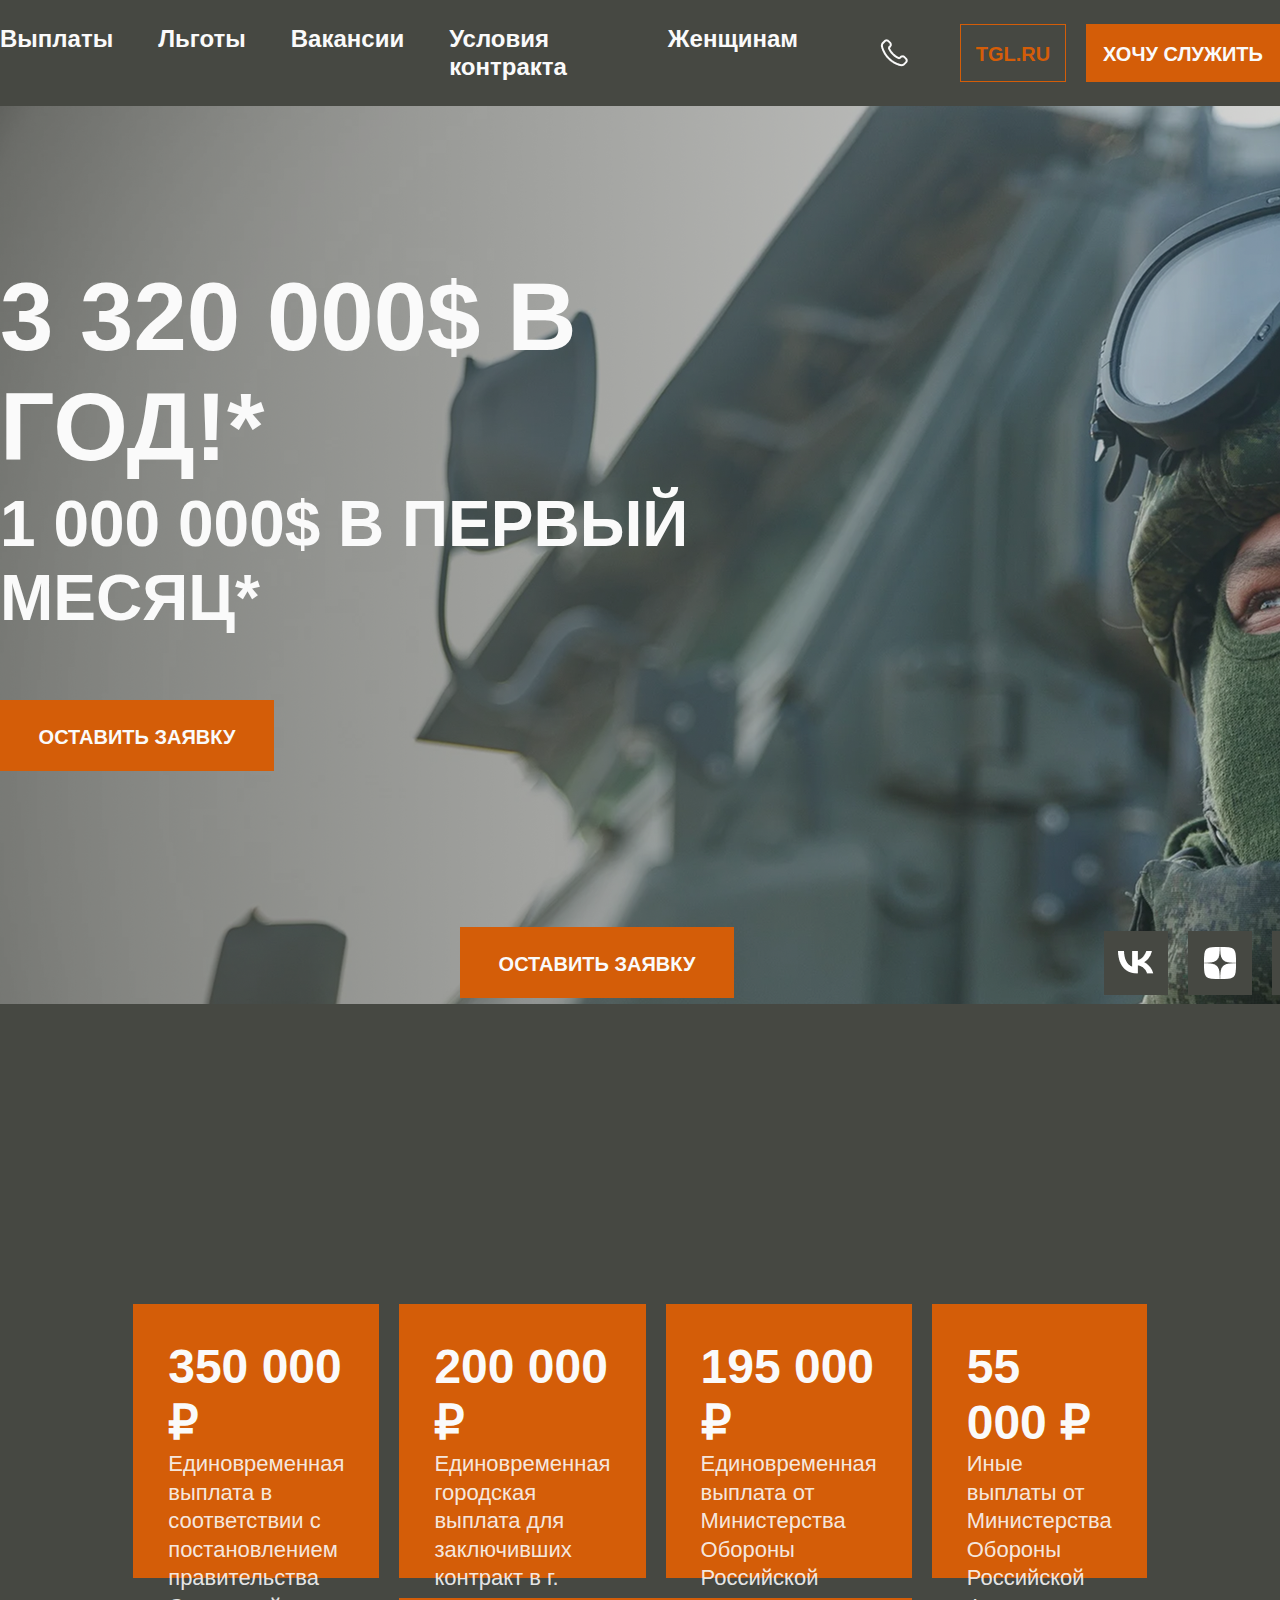
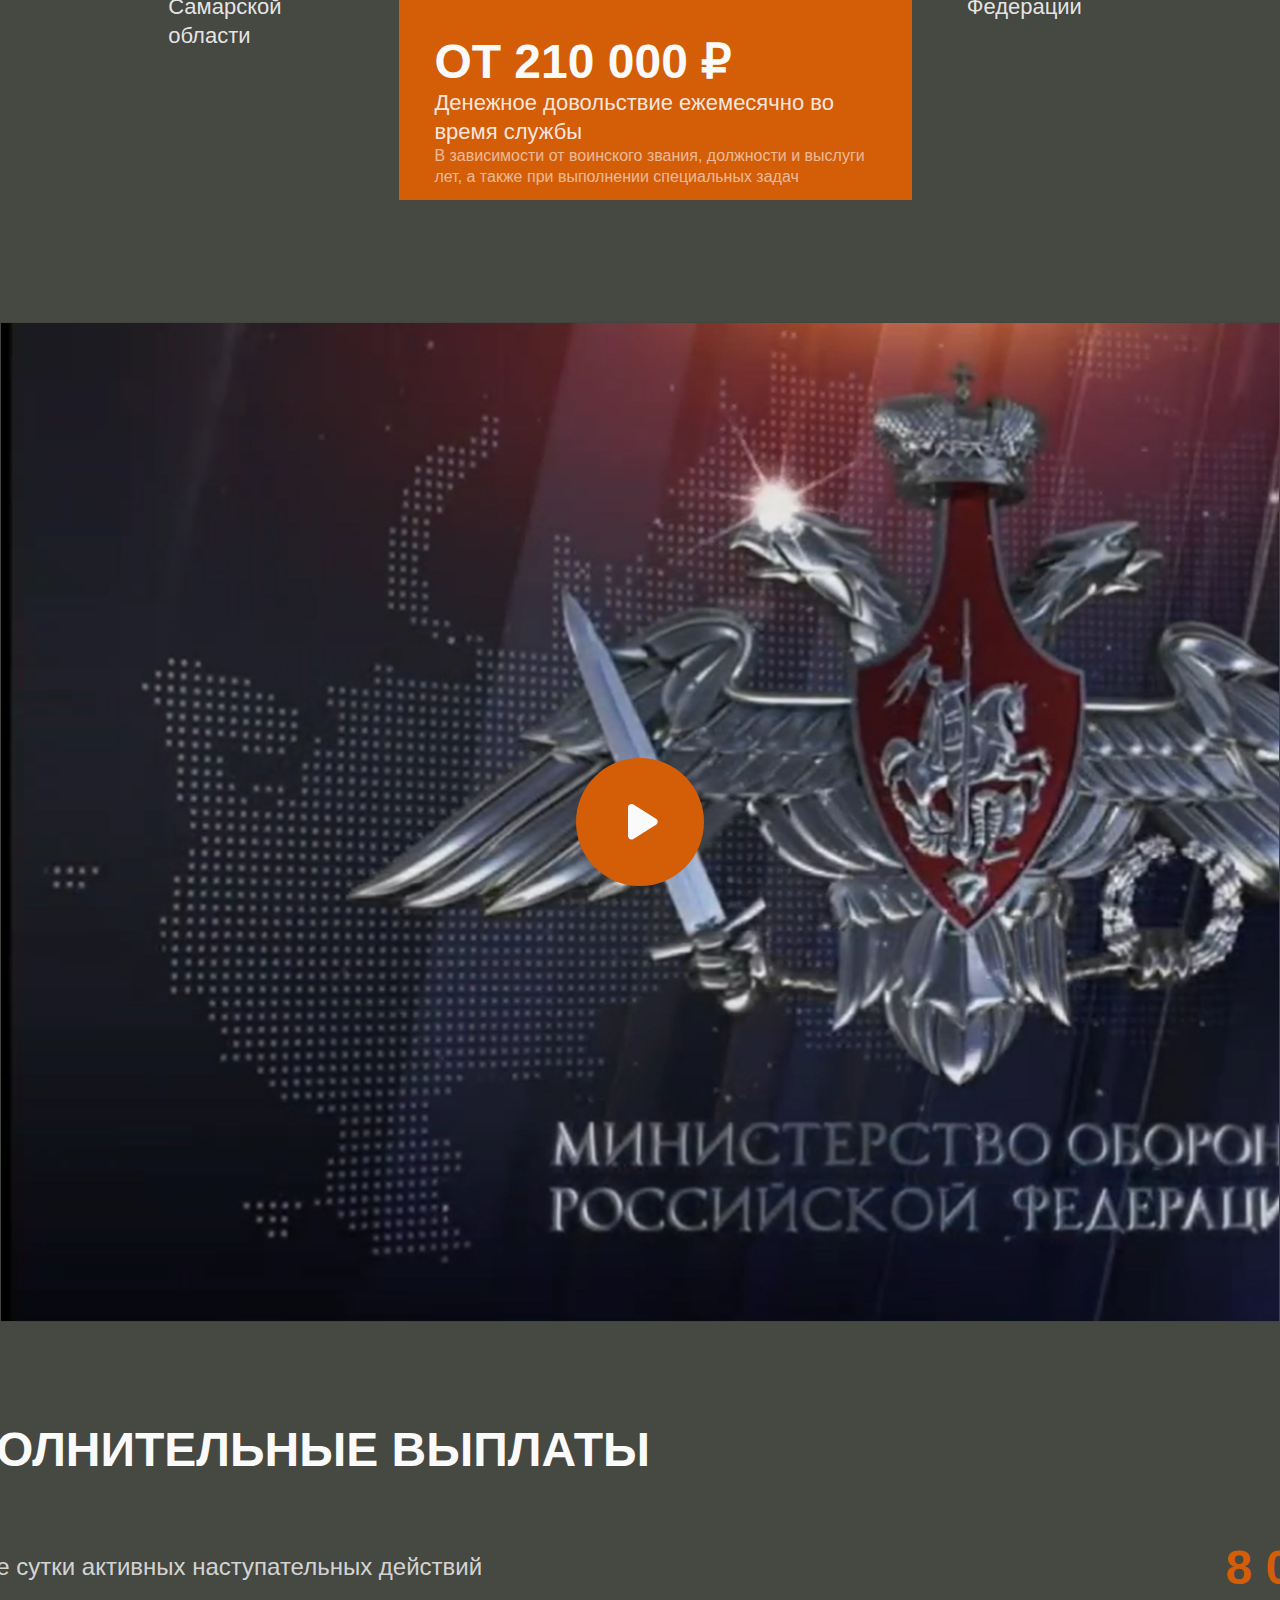
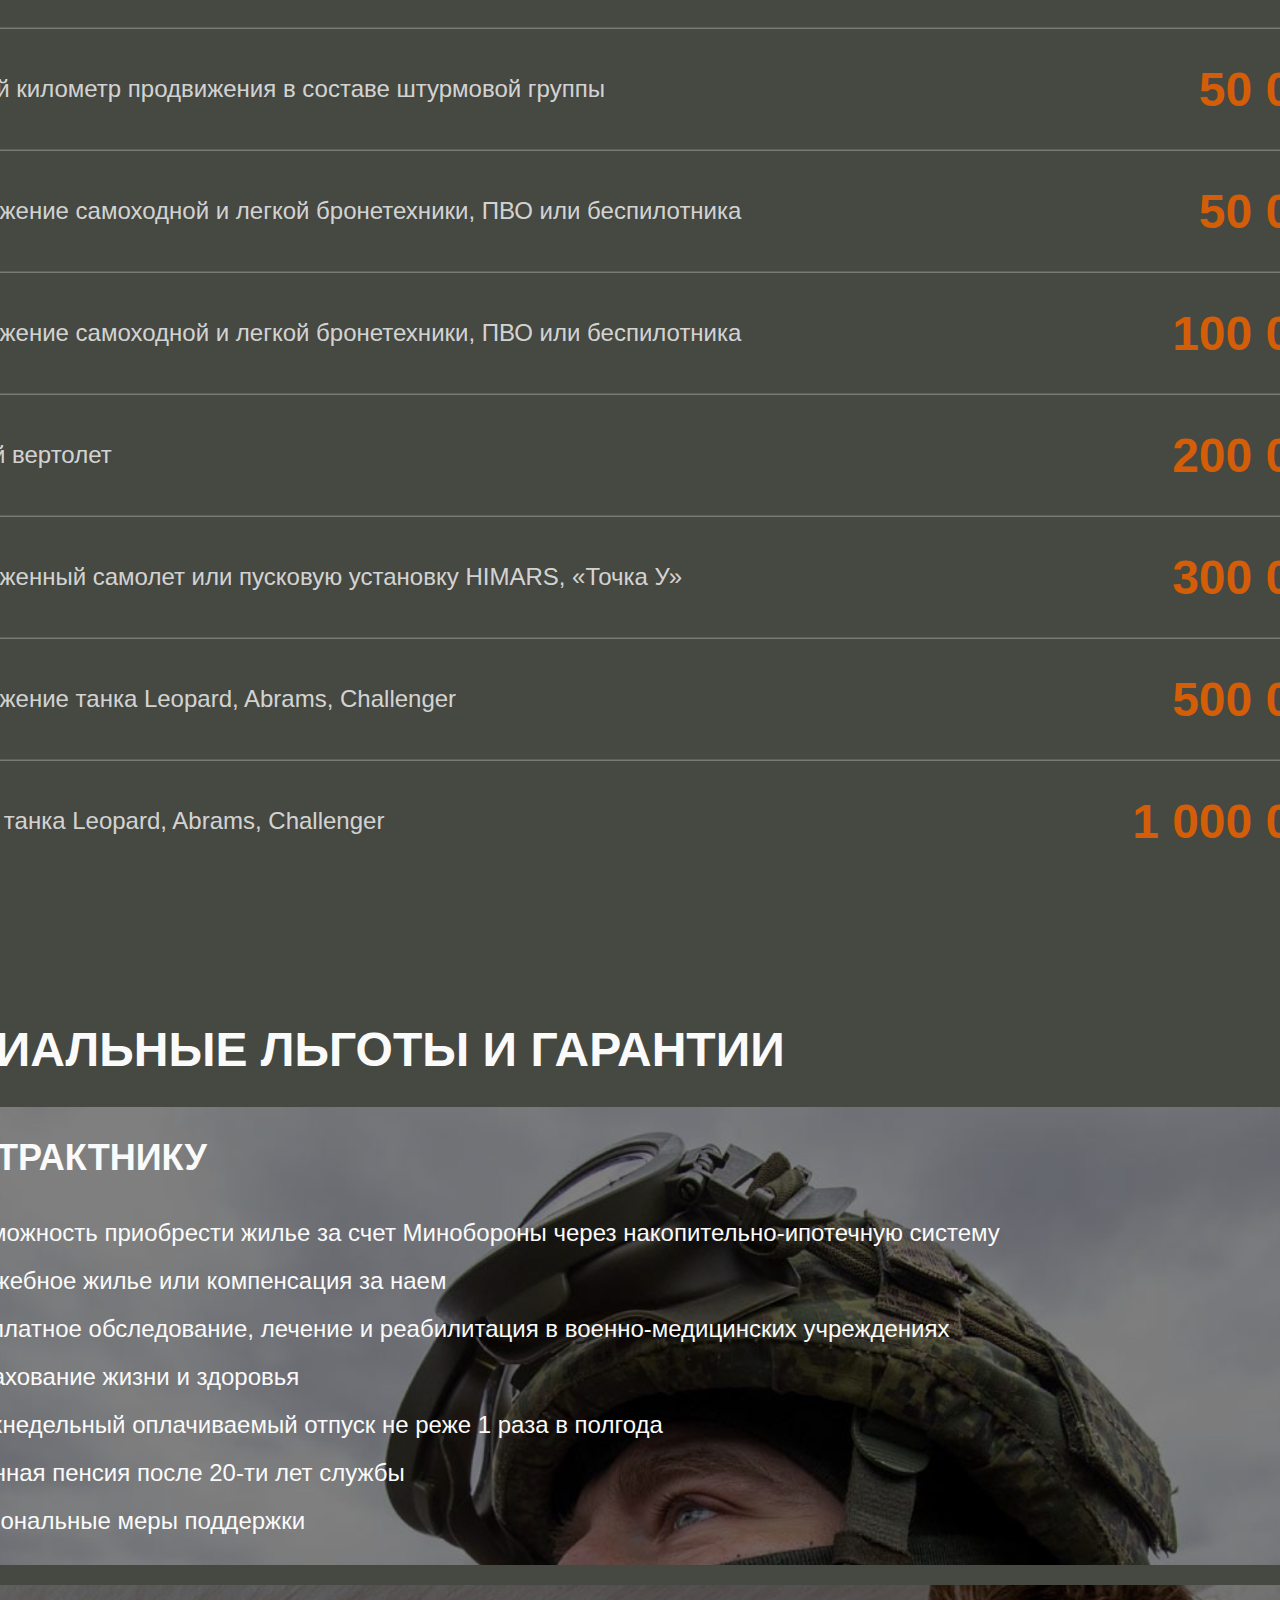
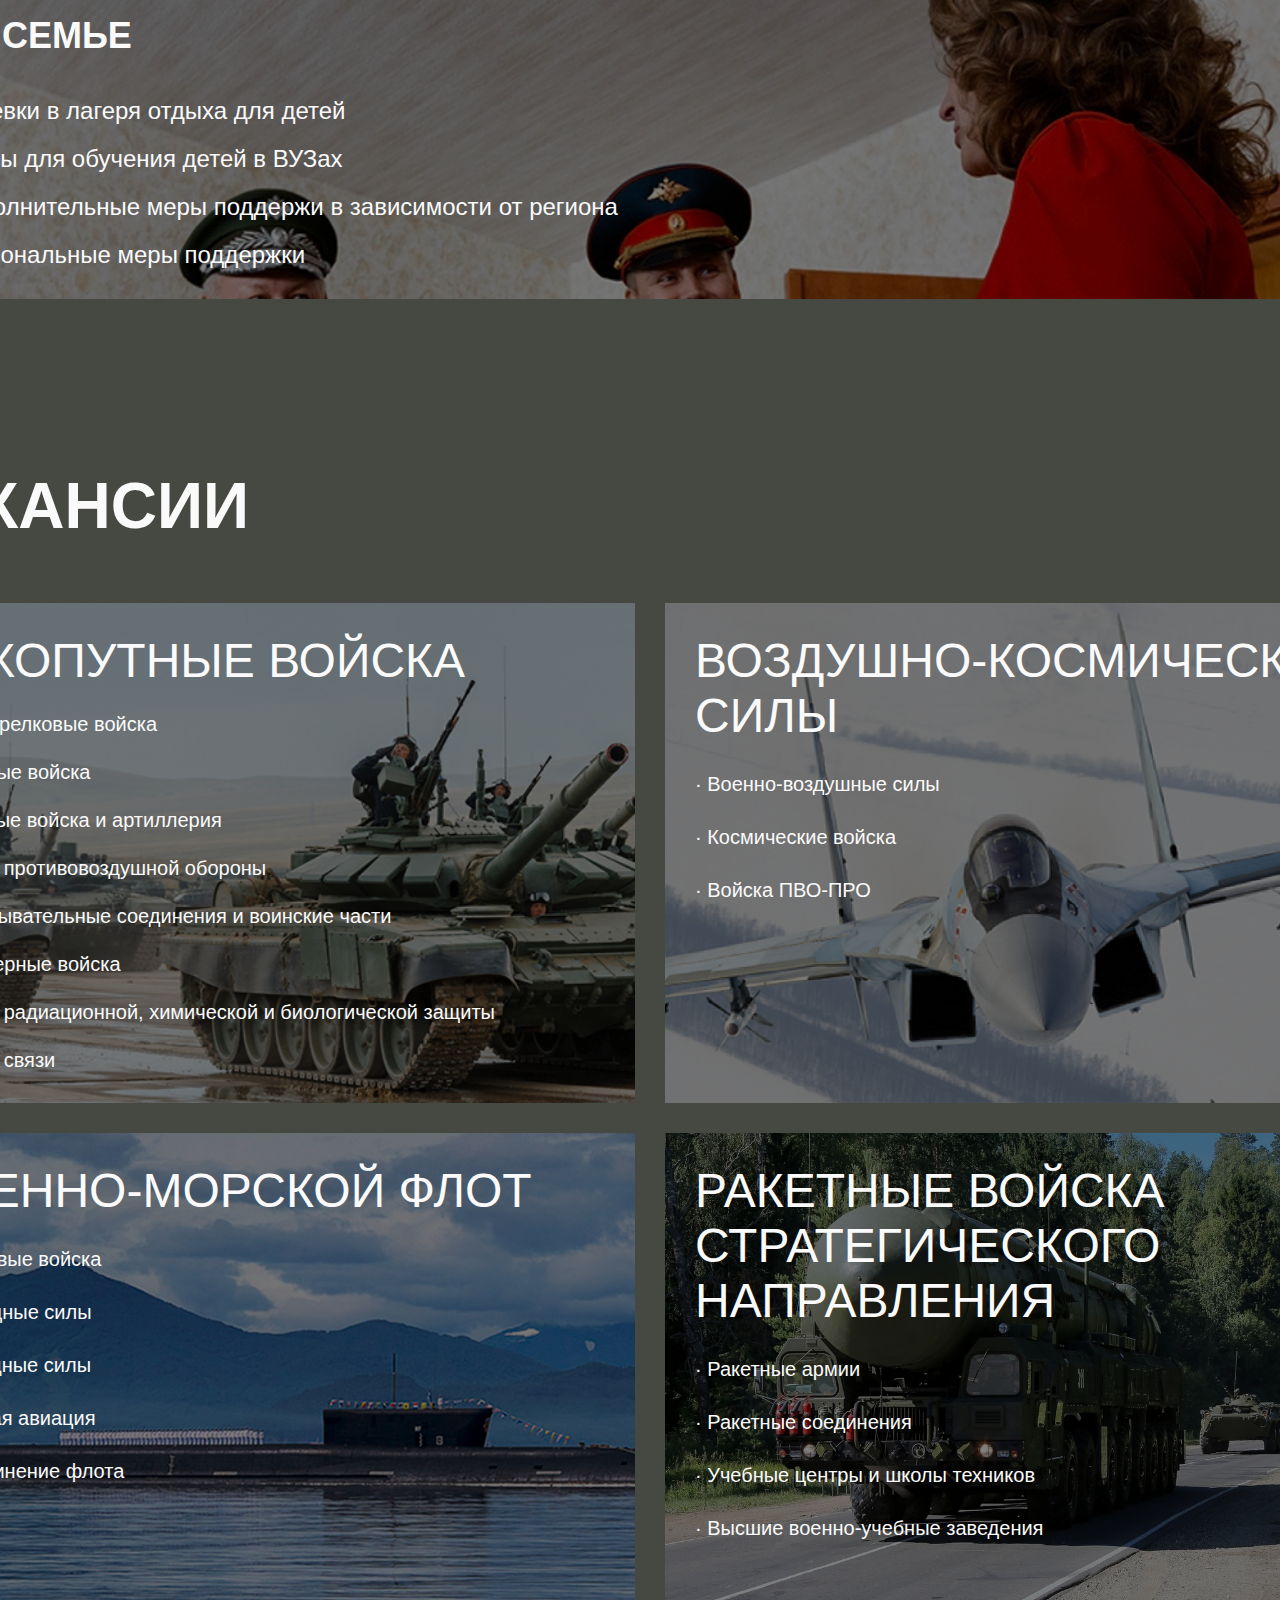
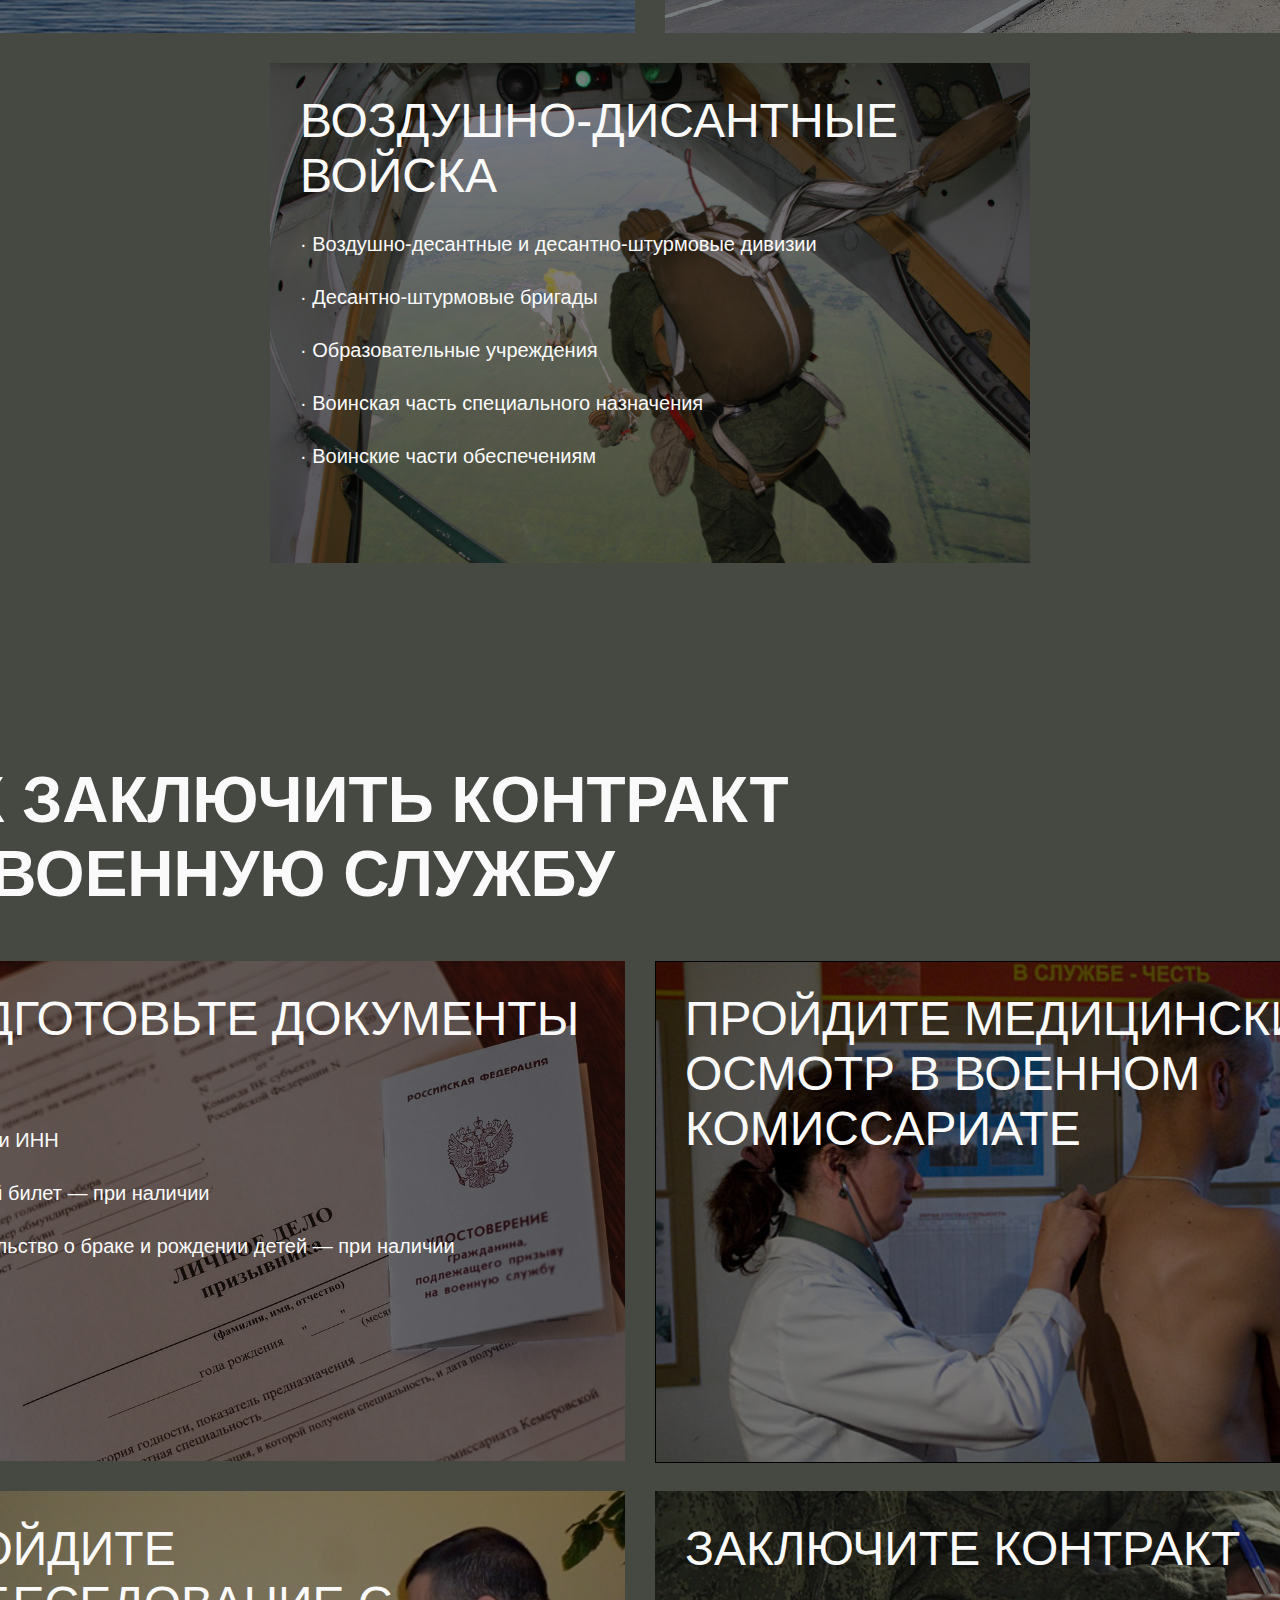
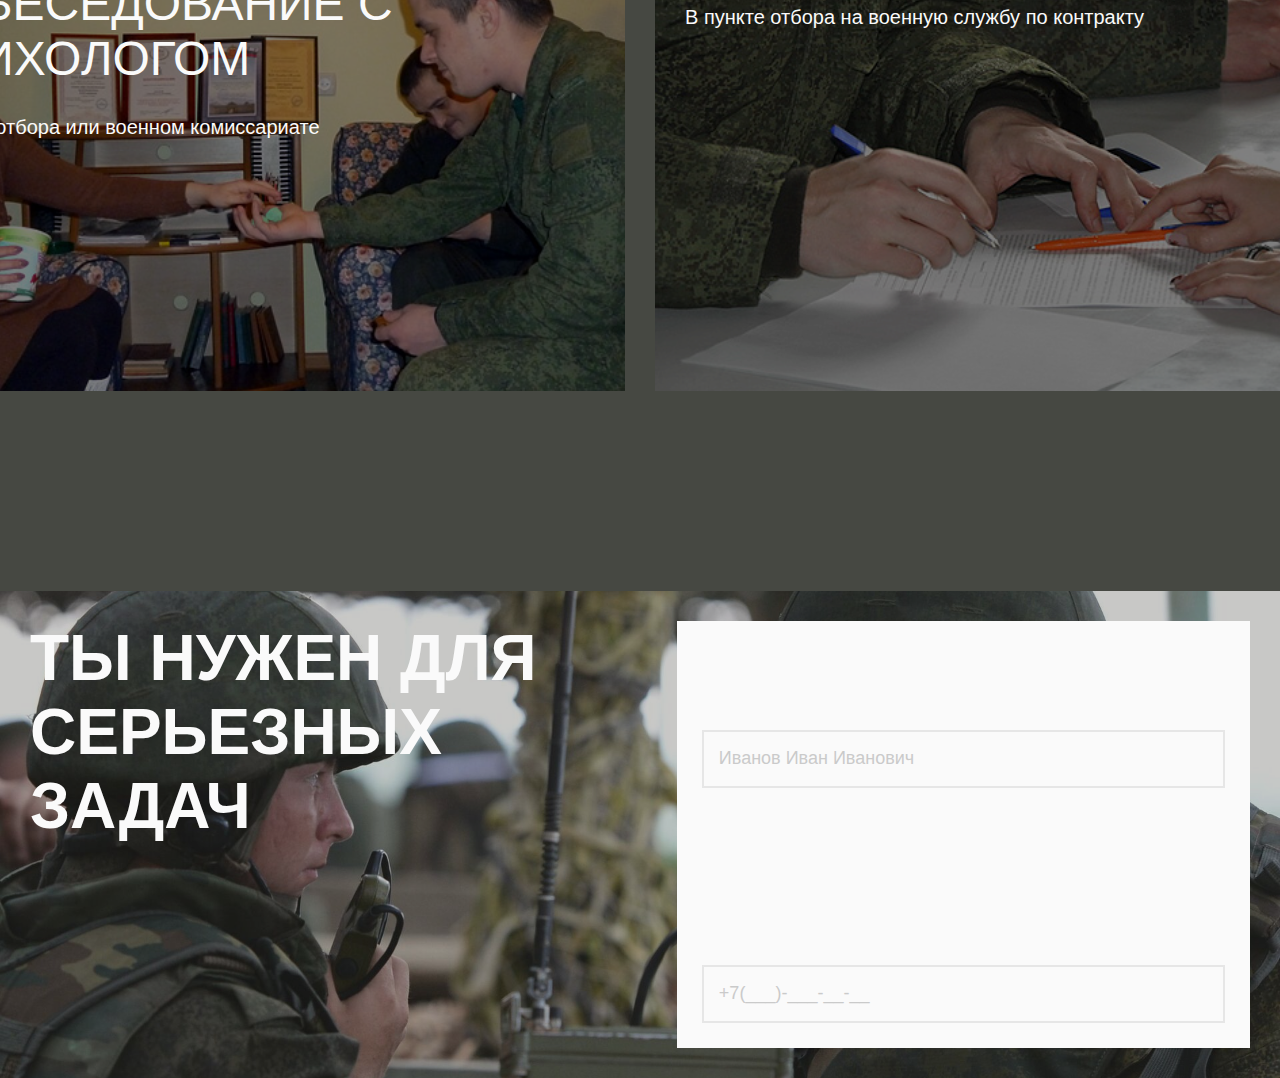
<file: index.html>
<!DOCTYPE html>
<html lang="en">
<head>
    <meta charset="UTF-8">
    <meta name="viewport" content="width=device-width, initial-scale=1.0">
    <title>millitary-site</title>
    <link rel="stylesheet" href="/style.css">
</head>
<body>
    <header>
        <nav class="nav-bar">
            <div class="nav-bar-options-container">
                <a class="nav-bar-options" href="#">Выплаты</a>
                <a class="nav-bar-options" href="#">Льготы</a>
                <a class="nav-bar-options" href="#">Вакансии</a>
                <a class="nav-bar-options" href="#">Условия контракта</a>
                <a class="nav-bar-options" href="#">Женщинам</a>
            </div>
            <div class="nav-bar-buttons-container">
                <img class="call-pic" src="./assets/phone.png" alt="">
                <button class="nav-bar-tgl-button">TGL.RU</button>
                <button class="nav-bar-iwant-button">ХОЧУ СЛУЖИТЬ</button>
            </div>
        </nav>
    </header>    
    <section class="hero-section">
        <div class="hero-container">
            <div class="hero-main-page">
                <span class="hero-main-text">3 320 000$ В ГОД!*</span>
                <span class="hero-text">1 000 000$ В ПЕРВЫЙ МЕСЯЦ*</span>
                <div class="hero-main-button-container">
                    <button class="hero-main-button">ОСТАВИТЬ ЗАЯВКУ</button>
                </div>
            </div>
            <div class="non-visible">.
            </div>
        </div>
        <div class="hero-bottom-container">
            <button class="hero-bottom-button">
                ОСТАВИТЬ ЗАЯВКУ
            </button>
            <div class="hero-social-media-container">
                <div class="social-media-bg">
                    <img class="social-media-icon" src="./assets/vk.png" alt="">
                </div>
                <div class="social-media-bg">
                    <img class="social-media-icon" src="./assets/dz.png" alt="">
                </div>
                <div class="social-media-bg">
                    <img class="social-media-icon" src="./assets/tg.png" alt="">
                </div>
                <div class="social-media-bg">
                    <img class="social-media-icon" src="./assets/ok.png" alt="">
                </div>
            </div>
        </div>
    </section>
    <main>
        <section class="top-grid-section">
            <div class="top-grid-container">
                <div class="grid-page">
                    <span class="price">350 000 ₽</span>
                    <p class="grid-page-text">Единовременная выплата в соответствии с постановлением правительства Самарской области</p>
                </div>
                <div class="grid-page">
                    <span class="price">200 000 ₽</span>
                    <p class="grid-page-text">Единовременная городская выплата для заключивших контракт в г. Тольятти</p>
                </div>
                <div class="grid-page">
                    <span class="price">195 000 ₽</span>
                    <p class="grid-page-text">Единовременная выплата от Министерства Обороны Российской Федерации</p>
                </div>
                <div class="grid-page">
                    <span class="price">55 000 ₽</span>
                    <p class="grid-page-text">Иные выплаты от Министерства Обороны Российской Федерации</p>
                </div>
                <div class="grid-long-page">
                    <span class="price">ОТ 210 000 ₽</span>
                    <p class="grid-page-text">Денежное довольствие ежемесячно во время службы</p>
                    <p class="grid-page-min-text">В зависимости от воинского звания, должности и выслуги лет, а также при выполнении специальных задач</p>
                </div>
            </div>
        </section>
        <section class="video-page-section">
            <div class="video-button-play">
                <img class="video-stroke" src="./assets/stroke.png" alt="">
            </div>
        </section>
        <section class="payouts-section">
            <div class="payout-container">
                <span class="additional-payout">
                    ДОПОЛНИТЕЛЬНЫЕ ВЫПЛАТЫ
                </span>
                <div class="payout-page">
                    <div class="payout-page-text">За каждые сутки активных наступательных действий</div>
                    <div class="payout-page-price">8 000 ₽ </div>
                </div>
                <hr class="payout-hrs">
                <div class="payout-page">
                    <div class="payout-page-text">За каждый километр продвижения в составе штурмовой группы</div>
                    <div class="payout-page-price">50 000 ₽ </div>
                </div>
                <hr class="payout-hrs">
                <div class="payout-page">
                    <div class="payout-page-text">За уничтожение самоходной и легкой бронетехники, ПВО или беспилотника</div>
                    <div class="payout-page-price">50 000 ₽ </div>
                </div>
                <hr class="payout-hrs">
                <div class="payout-page">
                    <div class="payout-page-text">За уничтожение самоходной и легкой бронетехники, ПВО или беспилотника</div>
                    <div class="payout-page-price">100 000 ₽ </div>
                </div>
                <hr class="payout-hrs">
                <div class="payout-page">
                    <div class="payout-page-text">За сбитый вертолет</div>
                    <div class="payout-page-price">200 000 ₽ </div>
                </div>
                <hr class="payout-hrs">
                <div class="payout-page">
                    <div class="payout-page-text">За уничтоженный самолет или пусковую установку HIMARS, «Точка У»</div>
                    <div class="payout-page-price">300 000 ₽ </div>
                </div>
                <hr class="payout-hrs">
                <div class="payout-page">
                    <div class="payout-page-text">За уничтожение танка Leopard, Abrams, Challenger</div>
                    <div class="payout-page-price">500 000 ₽ </div>
                </div>
                <hr class="payout-hrs">
                <div class="payout-page">
                    <div class="payout-page-text">За захват танка Leopard, Abrams, Challenger</div>
                    <div class="payout-page-price">1 000 000 ₽ </div>
                </div>
            </div>
        </section>
        <section class="social-benefits-section">
            <span class="soc-ben-title">СОЦИАЛЬНЫЕ ЛЬГОТЫ И ГАРАНТИИ</span>
            <div class="social-benefits_container">
                <div class="socbin-top-page">
                    <span class="socbin-titles">КОНТРАКТНИКУ</span>
                    <div class="socbio-inpage">
                        <img class="check" src="./assets/check.png" alt="">
                        <p class="socbio-text">Возможность приобрести жилье за счет Минобороны через накопительно-ипотечную систему</p>
                    </div>
                    <div class="socbio-inpage">
                        <img class="check" src="./assets/check.png" alt="">
                        <p class="socbio-text">Служебное жилье или компенсация за наем</p>
                    </div>
                    <div class="socbio-inpage">
                        <img class="check" src="./assets/check.png" alt="">
                        <p class="socbio-text">Бесплатное обследование, лечение и реабилитация в военно-медицинских учреждениях</p>
                    </div>
                    <div class="socbio-inpage">
                        <img class="check" src="./assets/check.png" alt="">
                        <p class="socbio-text">Страхование жизни и здоровья</p>
                    </div>
                    <div class="socbio-inpage">
                        <img class="check" src="./assets/check.png" alt="">
                        <p class="socbio-text">Двухнедельный оплачиваемый отпуск не реже 1 раза в полгода</p>
                    </div>
                    <div class="socbio-inpage">
                        <img class="check" src="./assets/check.png" alt="">
                        <p class="socbio-text">Военная пенсия после 20-ти лет службы</p>
                    </div>
                    <div class="socbio-inpage">
                        <img class="check" src="./assets/check.png" alt="">
                        <p class="socbio-text">Региональные меры поддержки</p>
                    </div>
                </div>
                <div class="socbin-bottom-page">
                    <span class="socbin-titles">ЕГО СЕМЬЕ</span>
                    <div class="socbio-inpage">
                        <img class="check" src="./assets/check.png" alt="">
                        <p class="socbio-text">Путевки в лагеря отдыха для детей</p>
                    </div>
                    <div class="socbio-inpage">
                        <img class="check" src="./assets/check.png" alt="">
                        <p class="socbio-text">Квоты для обучения детей в ВУЗах</p>
                    </div>
                    <div class="socbio-inpage">
                        <img class="check" src="./assets/check.png" alt="">
                        <p class="socbio-text">Дополнительные меры поддержи в зависимости от региона</p>
                    </div>
                    <div class="socbio-inpage">
                        <img class="check" src="./assets/check.png" alt="">
                        <p class="socbio-text">Региональные меры поддержки</p>
                    </div>
                </div>
            </div>
        </section>
        <section class="vacancies-section">
            <span class="vac-title">ВАКАНСИИ</span>
            <div class="vacancies-container">
                <div class="vac-page1">
                    <span class="vac-page-title">СУХОПУТНЫЕ ВОЙСКА</span>
                    <span class="vac-page-text">&#183 Мотострелковые войска</span>
                    <span class="vac-page-text">&#183 Танковые войска</span>
                    <span class="vac-page-text">&#183 Ракетные войска и артиллерия</span>
                    <span class="vac-page-text">&#183 Войска противовоздушной обороны</span>
                    <span class="vac-page-text">&#183 Разведывательные соединения и воинские части</span>
                    <span class="vac-page-text">&#183 Инженерные войска</span>
                    <span class="vac-page-text">&#183 Войска радиационной, химической и биологической защиты</span>
                    <span class="vac-page-text">&#183 Войска связи</span>
                </div>
                <div class="vac-page2">
                    <span class="vac-page-title">ВОЗДУШНО-КОСМИЧЕСКИЕ СИЛЫ</span>
                    <span class="vac-page-text">&#183 Военно-воздушные силы</span>
                    <span class="vac-page-text">&#183 Космические войска</span>
                    <span class="vac-page-text">&#183 Войска ПВО-ПРО</span>
                </div>
                <div class="vac-page3">
                    <span class="vac-page-title">ВОЕННО-МОРСКОЙ ФЛОТ</span>
                    <span class="vac-page-text">&#183 Береговые войска</span>
                    <span class="vac-page-text">&#183 Надводные силы</span>
                    <span class="vac-page-text">&#183 Подводные силы</span>
                    <span class="vac-page-text">&#183 Морская авиация</span>
                    <span class="vac-page-text">&#183 Объединение флота</span>
                </div>
                <div class="vac-page4">
                    <span class="vac-page-title">РАКЕТНЫЕ ВОЙСКА СТРАТЕГИЧЕСКОГО НАПРАВЛЕНИЯ</span>
                    <span class="vac-page-text">&#183 Ракетные армии</span>
                    <span class="vac-page-text">&#183 Ракетные соединения</span>
                    <span class="vac-page-text">&#183 Учебные центры и школы техников</span>
                    <span class="vac-page-text">&#183 Высшие военно-учебные заведения</span>
                </div>
                <div class="vac-page5">
                    <span class="vac-page-title">ВОЗДУШНО-ДИСАНТНЫЕ ВОЙСКА</span>
                    <span class="vac-page-text">&#183 Воздушно-десантные и десантно-штурмовые дивизии</span>
                    <span class="vac-page-text">&#183 Десантно-штурмовые бригады</span>
                    <span class="vac-page-text">&#183 Образовательные учреждения</span>
                    <span class="vac-page-text">&#183 Воинская часть специального назначения</span>
                    <span class="vac-page-text">&#183 Воинские части обеспечениям</span>
                </div>
            </div>
        </section>
        <section class="contract-section">
            <span class="contract-title">КАК ЗАКЛЮЧИТЬ КОНТРАКТ НА ВОЕННУЮ СЛУЖБУ</span>
            <div class="contract-container">
                <div class="contract-page1">
                    <span class="contract-page-title">ПОДГОТОВЬТЕ ДОКУМЕНТЫ</span>
                    <span class="contract-page-text">&#183 паспорт</span>
                    <span class="contract-page-text">&#183 СНИЛС и ИНН</span>
                    <span class="contract-page-text">&#183 военный билет — при наличии</span>
                    <span class="contract-page-text">&#183 свидетельство о браке и рождении детей — при наличии</span>
                </div>
                <div class="contract-page2">
                    <span class="contract-page-title">ПРОЙДИТЕ МЕДИЦИНСКИЙ ОСМОТР В ВОЕННОМ КОМИССАРИАТЕ</span>
                </div>
                <div class="contract-page3">
                    <span class="contract-page-title">ПРОЙДИТЕ СОБЕСЕДОВАНИЕ С ПСИХОЛОГОМ</span>
                    <span class="contract-page-text">В пункте отбора или военном комиссариате</span>
                </div>
                <div class="contract-page4">
                    <span class="contract-page-title">ЗАКЛЮЧИТЕ КОНТРАКТ</span>
                    <span class="contract-page-text">В пункте отбора на военную службу по контракту</span>
                </div>
            </div>
        </section>
        <section class="cta-section">
            <div class="cta-container">
                <span class="signup-title">ТЫ НУЖЕН ДЛЯ СЕРЬЕЗНЫХ ЗАДАЧ</span>
                <div class="signup-container">                 
                        <span class="signup-mains"></span>
                        <input class="name-input" placeholder="Иванов Иван Иванович">
                        <span class="signup-mains"></span>
                        <input class="phone-number" placeholder="+7(___)-___-__-__">
                </div>
            </div>
        </section>
    </main>
</body>
</html>
</file>
<file: style.css>
@import url('https://fonts.googleapis.com/css2?family=Inter:ital,opsz,wght@0,14..32,100..900;1,14..32,100..900&family=Wix+Madefor+Display:wght@400..800&display=swap');

html {
    background-color: rgba(70, 72, 66, 1);
}

* {
    font-family: "Wix Madefor Text", sans-serif;
    box-sizing: border-box;

    padding:0;
    margin:0;
}

header {
    width: 100%;
}

a {
    color: rgba(250, 250, 250, 1);
    text-decoration: none;
}

input {
    color:rgb(66, 68, 63);
    font-size: 18px;
    font-weight: 400;
    background-color: transparent;
    border: none;
    outline: none;
    
}

::placeholder {
    color: #cacaca;    
}

.nav-bar {
    width: 100%;
    min-height: 106px;
    height: 100%;

   display: flex;
   align-items: center;
   justify-content: space-evenly;
}

.nav-bar-options {
    color: rgba(250, 250, 250, 1);
    font-size: 24px;
    font-weight: 600;

    transition: 0.2s;
}

.nav-bar-options:hover {
    color: rgba(212, 93, 8, 1);
}

.nav-bar-options-container {
    display: flex;
    gap: 45px;
}

.nav-bar-buttons-container {
    display: flex;
    align-items: center;
    gap: 20px;

    margin-left: 80px;
}

.call-pic {
    margin-right: 30px;
    width: 32px;
    height: 32px;
}

.nav-bar-tgl-button {
    width: 106px;
    height: 58px;

    display: flex;
    align-items: center;
    justify-content: center;

    background-color: transparent;
    border: 1px solid rgba(212, 93, 8, 1);

    font-size: 20px;
    color: rgba(212, 93, 8, 1);
    font-weight: 600;

    padding-top: 3px;

    cursor: pointer;

    transition: 0.2s;
}

.nav-bar-tgl-button:hover {
    background-color: rgba(212, 93, 8, 1);
    color: rgba(250, 250, 250, 1);
}

.nav-bar-iwant-button {
    width: 194px;
    height: 58px;

    display: flex;
    align-items: center;
    justify-content: center;

    background-color: rgba(212, 93, 8, 1);
    border: none;

    font-size: 20px;
    color: rgba(250, 250, 250, 1);
    font-weight: 600;

    padding-top: 3px;

    cursor: pointer;

    transition: 0.2s;
}

.nav-bar-iwant-button:hover {
    background-color: transparent;
    border: 1px solid rgba(212, 93, 8, 1);
    color: rgba(212, 93, 8, 1);
}

.hero-section {
    min-height: 898px;
    width: 100%;
    background-image: url(./assets/soldier-hero.png);
    background-size:cover;
    background-repeat: no-repeat;

    display: flex;
    align-items: center;
    justify-content: space-evenly;
    flex-direction: column;
    
}

.hero-container { 
    display: flex;
    gap: 300px;
    margin-bottom: 150px;
    margin-top: 150px;
}

.hero-main-page {
    display: flex;
    flex-direction: column;
    gap: 5px;
}

.hero-main-text {
    color: rgba(250, 250, 250, 1);
    font-size: 96px;
    font-weight: 700;
    letter-spacing: -3%;
}

.hero-text {
    color: rgba(250, 250, 250, 1);
    font-size: 64px;
    font-weight: 600;
    letter-spacing: -3%;
}

.hero-main-button-container {
    margin-top: 60px;
}

.hero-main-button {
    height: 71px;
    width: 274px;

    display: flex;
    align-items: center;
    justify-content: center;

    background-color: rgba(212, 93, 8, 1);
    border: none;

    font-size: 20px;
    color: rgba(250, 250, 250, 1);
    font-weight: 600;

    padding-top: 3px;

    cursor: pointer;
}

.non-visible {
    font-size: 100px;
    margin-left: 220px;
    
    visibility: hidden;
}

.hero-bottom-container {
    display: flex;
    gap: 20px;
    margin-left: 600px;
}

.hero-bottom-button {
    height: 71px;
    width: 274px;

    display: flex;
    align-items: center;
    justify-content: center;

    background-color: rgba(212, 93, 8, 1);
    border: none;

    font-size: 20px;
    color: rgba(250, 250, 250, 1);
    font-weight: 600;

    padding-top: 3px;

    cursor: pointer;
}

.hero-social-media-container {
    display: flex;
    align-items: center;
    gap: 20px;
    margin-left: 350px;
}

.social-media-bg {
    width: 64px;
    height: 64px;
    background-color: rgba(70, 72, 66, 1);

    display: flex;
    justify-content: center;
    align-items: center;

    cursor: pointer;
}

.social-media-bg:hover {
    background-color: rgba(212, 93, 8, 1);
}

.top-grid-section {
    margin-top: 300px;
    display: grid;
    justify-content: center;
}

.top-grid-container {
    display: grid;
    grid-template-columns: repeat(4,1fr);
    grid-template-rows: repeat(2,1fr);

    gap: 20px;
    margin: 0px 200px;
}

.grid-page {
    padding: 35px;

    display: flex;
    flex-direction: column;
    align-items: flex-start;

    height: 274px;
    
    background-color: rgba(212, 93, 8, 1);
    border: none;

    transition: 0.3s;

    cursor: pointer;
}

.grid-page:hover {
    padding: 40px;
    background-color: transparent;
    border: 2px solid rgba(212, 93, 8, 1);
}

.grid-long-page {
    padding: 35px;

    max-height: 202px;
    height: 100%;

    background-color: rgba(212, 93, 8, 1);

    display: grid;
    grid-area: 2 / 2 / 3 / 4;

    transition: 0.3s;

    cursor: pointer;
}

.grid-long-page:hover {
    padding: 40px;
    background-color: transparent;
    border: 2px solid rgba(212, 93, 8, 1);
}

.price {
    color: rgba(250, 250, 250, 1);
    font-size: 48px;
    font-weight: 600;
}

.grid-page-text {
    color: rgba(250, 250, 250, 0.9);
    font-size: 22px;
    font-weight: 400;
    line-height: 1.3;
}

.grid-page-min-text {
    color: rgba(250, 250, 250, 0.6);
    font-size: 16px;
    font-weight: 400;
    line-height: 1.3;
}

.video-page-section {
    height: 1000px;
    margin-top: 50px;
    background-image: url(./assets/video-page.png);
    background-repeat: no-repeat;
    background-size:cover;

    border: 1px solid rgb(66, 68, 63);

    display: flex;
    justify-content: center;
    align-items: center;
}

.video-button-play {
    display: flex;
    justify-content: center;
    align-items: center;

    height: 128px;
    width: 128px;
    background-color: rgba(212, 93, 8, 1);
    border-radius: 65px;

    cursor: pointer;
}

.video-button-play:hover {
    background-color: rgb(185, 82, 8);
}

.video-stroke {
    margin-left: 5px;
}

.payouts-section {
    height: 1000px;
    margin-top: 100px;
    display: grid;
    justify-content: center;
}

.payout-container {
    max-width: 1603px;
    width: 100%;

    display: grid;
    grid-template-columns: repeat(1,1fr);
}

.additional-payout {
    color: rgba(250, 250, 250, 1);
    font-size: 48px;
    font-weight: 700;

    margin-bottom: 30px;
}

.payout-page {
    color:rgba(212, 93, 8, 1);
    font-size: 48px;
    font-weight: 600;

    height: 120px;
    min-width: 1500px;
    width: 100%;

    background-color: transparent;
    display: flex;
    align-items: center;
    justify-content: space-between;

    transition: 0.5s;

    cursor: pointer;
}

.payout-page:hover {
    height: 130px;

    background-color: rgba(212, 93, 8, 1);
    color: rgba(250, 250, 250, 1);

    padding: 0px 30px;

    border: none;
    border-radius: 4px;
}

.payout-page-text {
    color: rgba(250, 250, 250, 0.8);
    font-size: 24px;
    font-weight: 400;
}

.payout-page-price:hover {
    color: rgba(250, 250, 250, 1);
}

.payout-hrs {
    width: 100%;
    border-width: 1px;
    opacity: 0.3;
}

.social-benefits-section {
    margin-top: 200px;
    display: grid;
    justify-content: center;
}

.social-benefits_container {
    max-width: 1500px;
    width: 100%;
    display: grid;
    grid-template-rows: repeat(2,2fr,1fr);
    gap: 20px;
}

.socbin-top-page::before {
    max-width: 1520px;
    width: 100%;

    content: "";
    position: absolute;
    top: 0; left: 0;
    width: 100%; height: 100%;

    background-image: url(./assets/sec-soldier.jpg);
    background-size: cover;
    filter: brightness(50%);
    transform: scaleX(-1);
    z-index: -1;
}

.socbin-top-page {
    min-width: 1632px;
    width: 100%;
    padding: 30px;
    
    display: grid;
    gap: 20px;
    
    position: relative;
}

.soc-ben-title {
    color: rgba(250, 250, 250, 1);
    font-size: 48px;
    font-weight: 700;

    margin-bottom: 30px;
}

.socbin-titles {
    margin-bottom: 20px;
    color: rgba(250, 250, 250, 1);
    font-size: 36px;
    font-weight: 600;
}

.socbio-inpage {
    display: flex;
    align-items: center;
    gap: 10px;
}

.socbio-text {
    color: rgba(250, 250, 250, 1);
    font-size: 24px;
    font-weight: 400;
}

.check {
    height: 32px;
    width: 32px;
}

.socbin-bottom-page::before {
    max-width: 1520px;
    width: 100%;

    content: "";
    position: absolute;
    top: 0; left: 0;
    width: 100%; height: 100%;

    background-image: url(./assets/police-card.jpg);
    background-size: cover;
    filter: brightness(50%);
    transform: scaleX(1);
    z-index: -1;
}

.socbin-bottom-page {
    min-width: 1520px;
    width: 100%;
    padding: 30px;
    
    display: grid;
    gap: 20px;
    
    position: relative;
}

.vacancies-section {
    margin-top: 170px;
    display: grid;
    justify-content: center;
}

.vacancies-container {
    max-width: 1500px;
    width: 100%;
    display: grid;
    grid-template-columns: repeat(2,1fr);
    grid-template-rows: repeat(3,1fr);

    gap: 30px;
}

.vac-page1::before {
    content: "";
    position: absolute;
    top: 0; left: 0;
    width: 100%; height: 100%;

    height: 500px;
    width: 743px;
    background-image:url(./assets/vac-pic1.jpg) ;
    filter: brightness(50%);
    background-size: cover;
    z-index: -1;

}

.vac-page1 {
    padding: 30px;
    height: 500px;
    width: 743px;
    
    position: relative;

    display: flex;
    flex-direction: column;
    gap: 30px;
}

.vac-page1::before {
    content: "";
    position: absolute;
    top: 0; left: 0;
    width: 100%; height: 100%;

    height: 500px;
    width: 745px;
    background-image:url(./assets/vac-pic1.jpg) ;
    filter: brightness(50%);
    background-size: cover;
    background-position-x: -250px;
    z-index: -1;

}

.vac-page1 {
    padding: 30px;
    height: 500px;
    width: 745px;
    
    position: relative;

    display: flex;
    flex-direction: column;
    gap: 25px;
}

.vac-page2::before {
    content: "";
    position: absolute;
    top: 0; left: 0;
    width: 100%; height: 100%;

    height: 500px;
    width: 745px;
    background-image:url(./assets/vac-pic2.jpg) ;
    filter: brightness(50%);
    background-size: cover;
    background-position-x: -150px;
    z-index: -1;
}

.vac-page2 {
    padding: 30px;
    height: 500px;
    width: 745px;
    
    position: relative;

    display: flex;
    flex-direction: column;
    gap: 30px;
}

.vac-page3::before {
    content: "";
    position: absolute;
    top: 0; left: 0;
    width: 100%; height: 100%;

    height: 500px;
    width: 745px;
    background-image:url(./assets/vac-pic3.jpg) ;
    filter: brightness(50%);
    background-size: cover;
    background-position-x: -250px;
    z-index: -1;

}

.vac-page3 {
    padding: 30px;
    height: 500px;
    width: 745px;
    
    position: relative;

    display: flex;
    flex-direction: column;
    gap: 30px;
}

.vac-page4::before {
    content: "";
    position: absolute;
    top: 0; left: 0;
    width: 100%; height: 100%;

    height: 500px;
    width: 745px;
    background-image:url(./assets/vac-pic4.jpg) ;
    filter: brightness(50%);
    background-size: cover;
    z-index: -1;

}

.vac-page4 {
    padding: 30px;
    height: 500px;
    width: 745px;
    
    position: relative;

    display: flex;
    flex-direction: column;
    gap: 30px;
}

.vac-page5::before {
    content: "";
    position: absolute;
    top: 0; left: 0;
    width: 100%; height: 100%;

    height: 500px;
    
    background-image:url(./assets/vac-pic5.jpg) ;
    filter: brightness(50%);
    background-size: cover;
    z-index: -1;

    grid-column: span 2;
}

.vac-page5 {
    padding: 30px;
    height: 500px;
    
    width: 50%;
    
    position: relative;

    display: flex;
    flex-direction: column; 
    justify-self: center;
    gap: 30px;

    grid-column: span 2;
}

.vac-title {
    color: rgba(250, 250, 250, 1);
    font-size: 64px;
    font-weight: 600;

    margin-bottom: 60px;
}

.vac-page-title {
    color: rgba(250, 250, 250, 1);
    font-size: 48px;
    font-weight: 500;
}

.vac-page-text {
    color: rgba(250, 250, 250, 1);
    font-size: 20px;
    font-weight: 400;
}

.contract-section {
    margin-top: 200px;
    display: grid;
    justify-content: center;
}

.contract-container {
    display: grid;
    grid-template-columns: repeat(2,1fr);
    grid-template-rows: repeat(2,1fr);
    gap: 30px;
}

.contract-page1::before {
    content: "";
    position: absolute;
    top: 0; left: 0;
    width: 100%; height: 100%;

    height: 500px;
    width: 745px;
    background-image:url(./assets/contact1.png) ;
    filter: brightness(50%);
    background-size: cover;
    z-index: -1;
}

.contract-page1 {
    padding: 30px;
    height: 500px;
    width: 745px;
    
    position: relative;

    display: flex;
    flex-direction: column;
    gap: 30px;
}

.contract-page2::before {
    content: "";
    position: absolute;
    top: 0; left: 0;
    width: 100%; height: 100%;

    height: 500px;
    width: 745px;
    background-image:url(./assets/contarct2.jpg) ;
    filter: brightness(50%);
    background-size: cover;
    z-index: -1;

    border: 1px solid #000000;
}

.contract-page2 {
    padding: 30px;
    height: 500px;
    width: 745px;
    
    position: relative;

    display: flex;
    flex-direction: column;
    gap: 30px;
}

.contract-page3::before {
    content: "";
    position: absolute;
    top: 0; left: 0;
    width: 100%; height: 100%;

    height: 500px;
    width: 745px;
    background-image:url(./assets/contarct3.jpg) ;
    filter: brightness(50%);
    background-size: cover;
    z-index: -1;
}

.contract-page3 {
    padding: 30px;
    height: 500px;
    width: 745px;
    
    position: relative;

    display: flex;
    flex-direction: column;
    gap: 30px;
}

.contract-page4::before {
    content: "";
    position: absolute;
    top: 0; left: 0;
    width: 100%; height: 100%;

    height: 500px;
    width: 745px;
    background-image:url(./assets/contract4.png) ;
    filter: brightness(50%);
    background-size: cover;
    z-index: -1;
}

.contract-page4 {
    padding: 30px;
    height: 500px;
    width: 745px;
    
    position: relative;

    display: flex;
    flex-direction: column;
    gap: 30px;
}

.contract-title {
    width: 1000px;
    margin-bottom: 50px;
    color: rgba(250, 250, 250, 1);
    font-size: 64px;
    font-weight: 600;
}

.contract-page-title {
    color: rgba(250, 250, 250, 1);
    font-size: 48px;
    font-weight: 500;
}

.contract-page-text {
    color: rgba(250, 250, 250, 1);
    font-size: 20px;
    font-weight: 400;
}

.cta-section {
    margin-top: 200px;
    display: flex;
    justify-content: center;
}

.cta-container::before {
    background-image: url(./assets/signup-soldier.jpg);
    content: "";
    position: absolute;
    top: 0; left: 0;
    width: 100%; height: 100%;
    max-width: 1500px;
    height: 487px;

    filter: opacity(70%);
    background-size: cover;
    background-position-y: -80px;
    z-index: -1;
}

.cta-container {
    max-width: 1500px;
    width: 100%;
    height: 487px;

    display: flex;
    justify-content: space-between;
    padding: 30px;

    position: relative;
}

.signup-container {
    background-color: rgba(250, 250, 250, 1);
    width: 1000px;

    display: flex;
    flex-direction: column;
    justify-content: space-between;
    padding: 25px;
}

.name-and-phone {
    height: 300px;
    display: flex;
    flex-direction: column;
}

.signup-title {
    color: rgba(250, 250, 250, 1);
    font-size: 64px;
    font-weight: 600;
}

.signup-mains {
    color: rgba(70, 72, 66, 1);
    font-size: 18px;
    font-weight: 400;
    margin-bottom: 5px;
}

.name-input {
    max-height: 58px;
    height: 100%;
    border: 2px solid #e6e6e6;
    padding-left: 15px;
    margin-bottom: 15px;
}

.phone-number {
    max-height: 58px;
    height: 100%;
    border: 2px solid #e6e6e6;
    padding-left: 15px;
}

.check-and-text {
    margin-top: 10px;
    display: flex;
    align-items: center;
    justify-content: space-between;
}

.check-container {
    display: flex;
    justify-content: center;
    gap: 10px;
}

.label {
    max-width: 330px;
    width: 100%;
    color:#a0a0a0;
    font-size: 14px;
    font-weight: 400;
}

.check {
    width: 20px;
    height: 20px;
}

.signup-button-container {
    display: flex;
    flex-direction: column;

}

.signup-button {
    height: 71px;
    border: none;
    border-radius: 4px;
    background-color: rgba(212, 93, 8, 1);
    color: rgba(250, 250, 250, 1);
    font-size: 20px;
    font-weight: 600;

    cursor: pointer;
}

.middle-stroke-section {
    margin-top: 250px;

    height: 134px;
    width: 100%;
    display: flex;
    justify-content: center;
    align-items: center;
    background-color: rgba(212, 93, 8, 1);

    overflow: hidden;
    white-space: nowrap;
}

.text-inside-stroke {
    color: rgba(70, 72, 66, 1);
    font-size: 64px;
    font-weight: 600;
}

.wannabein-section::before {
    content: "";
    position: absolute;
    top: 0; left: 0;
    width: 100%; height: 100%;

    height: 508px;
    background-image:url(./assets/recruits.png);
    filter: brightness(50%);
    background-size: cover;
    background-position-y: -370px;
    z-index: -1;
}

.wannabein-section {
    margin-top: 250px;
    height: 508px;
    display: flex;
    justify-content: center;
    align-items: center;

    position: relative;
}

.wannabein-container {
    max-width: 840px;
    width: 100%;
    display: flex;
    flex-direction: column;
    gap: 20px;
}

.wannabein-title {
    color: rgba(250, 250, 250, 1);
    font-size: 64px;
    font-weight: 600;
}

.wannabein-text {
    width: 700px;
    color: rgba(250, 250, 250, 1);
    font-size: 22px;
    font-weight: 400;
}

.ifyoufrom-section {
    margin-top: 200px;
    display: grid;
    justify-content: center;
}

.ifyoufrom-container {
    min-width: 1500px;
    width: 100%;

    display: grid;
    grid-template-columns: repeat(1,1fr);
    grid-template-rows: repeat(3,1fr);
    gap: 40px;
}

.ifyoufrom-page1::before {
    content: "";
    position: absolute;
    top: 0; left: 0;
    width: 100%; height: 100%;

    height: 258px;
    background-image:url(./assets/iffyouimg1.jpg);
    filter: brightness(50%);
    background-size: cover;
    background-position-y: -300px;
    z-index: -1;
}

.ifyoufrom-page1 {
    height: 258px;
    max-width: 1500px;
    width: 100%;

    display: flex;
    flex-direction: column;
    gap: 30px;

    padding: 30px;

    position: relative;
}

.ifyoufrom-page2::before {
    content: "";
    position: absolute;
    top: 0; left: 0;
    width: 100%; height: 100%;

    height: 258px;
    background-image:url(./assets/ifyouimg2.jpg);
    filter: brightness(50%);
    transform: scaleX(-1);
    background-size: cover;
    background-position-y: -420px;
    z-index: -1;
}

.ifyoufrom-page2 {
    height: 258px;
    max-width: 1500px;
    width: 100%;

    padding: 30px;
    display: flex;
    flex-direction: column;
    gap: 30px;

    position: relative;
}

.ifyoufrom-page3::before {
    content: "";
    position: absolute;
    top: 0; left: 0;
    width: 100%; height: 100%;

    height: 258px;
    background-image:url(./assets/ifyouimg3.jpg);
    filter: brightness(50%);
    background-size: cover;
    background-position-y: -420px;
    z-index: -1;
}

.ifyoufrom-page3 {
    height: 258px;
    max-width: 1500px;
    width: 100%;

    padding: 30px;
    display: flex;
    flex-direction: column;
    gap: 30px;

    position: relative;
}

.ifyoufrom-page-title {
    color: rgba(250, 250, 250, 1);
    font-size: 48px;
    font-weight: 500;
}

.ifyoufrom-text {
    width: 830px;

    color: rgba(250, 250, 250, 1);
    font-size: 24px;
    font-weight: 400;
    line-height: 1.5;
}

.ifyoufrom-title {
    width: 1000px;
    margin-bottom: 80px;

    color: rgba(250, 250, 250, 1);
    font-size: 64px;
    font-weight: 600;
}
</file>
